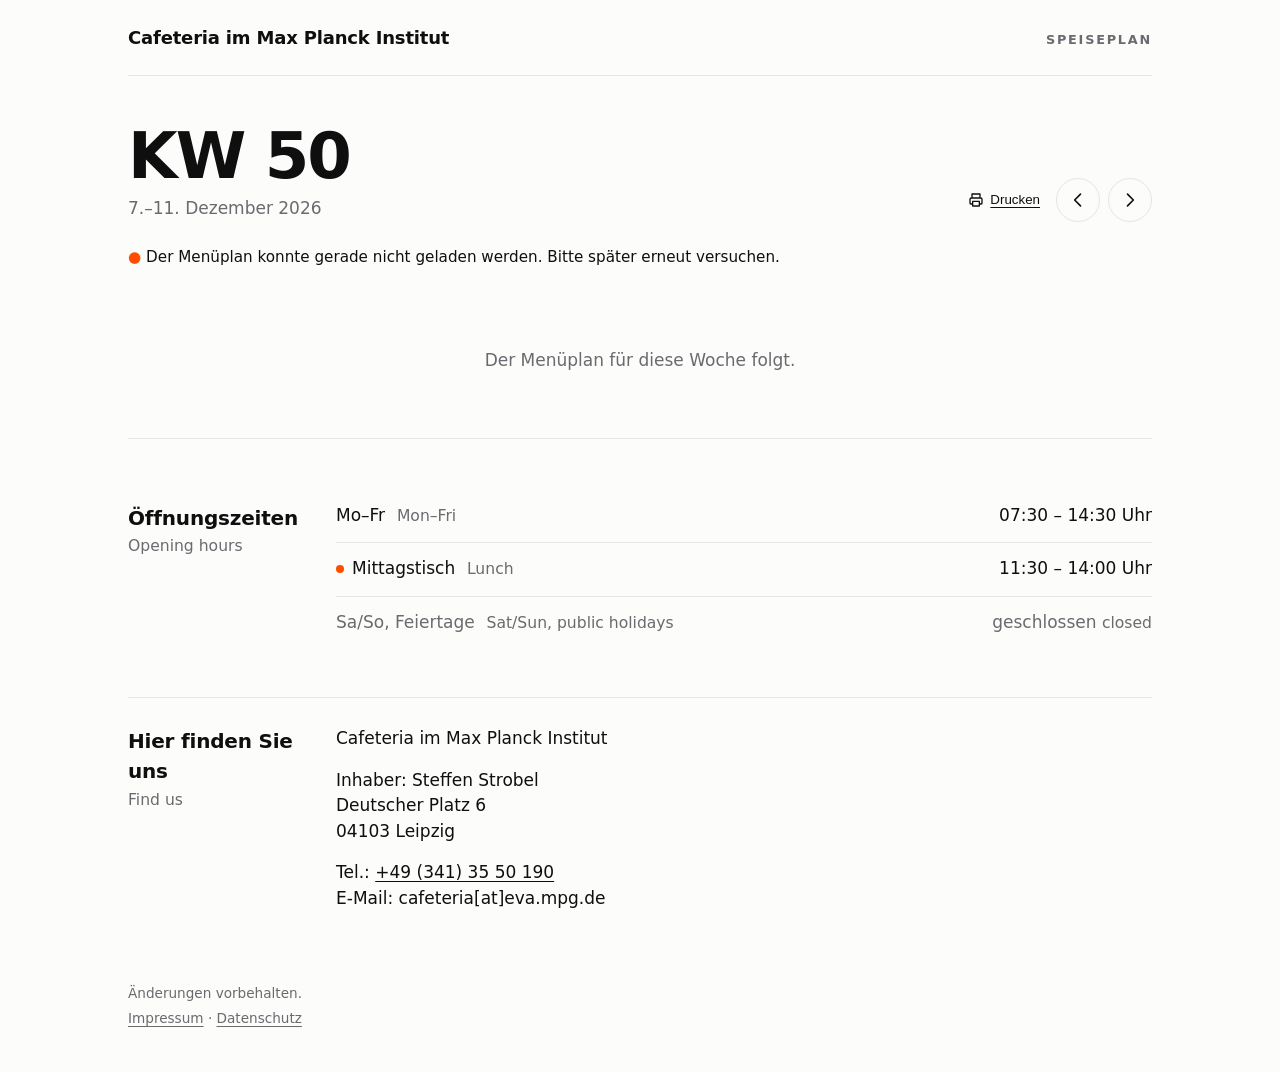
<file: site/index.html>
<!doctype html>
<html lang="de">
<head>
  <meta charset="utf-8">
  <meta name="viewport" content="width=device-width, initial-scale=1">
  <meta name="color-scheme" content="light dark">
  <meta http-equiv="Content-Security-Policy" content="default-src 'none'; script-src 'self'; style-src 'self'; img-src 'self' data:; connect-src 'self' https://docs.google.com https://*.googleusercontent.com; base-uri 'none'; form-action 'none'">
  <title>Cafeteria im Max Planck Institut – Speiseplan</title>
  <meta name="description" content="Der Speiseplan der Woche – Montag bis Freitag.">
  <meta name="theme-color" content="#fcfcfb">
  <link rel="icon" href="data:image/svg+xml,%3Csvg xmlns='http://www.w3.org/2000/svg' viewBox='0 0 100 100'%3E%3Ccircle cx='50' cy='50' r='34' fill='%23ff4d00'/%3E%3C/svg%3E">
  <link rel="stylesheet" href="style.css">
  <script src="app.js" defer></script>
</head>
<body>
  <!-- Layout-Tabelle: nur im Druck eine Tabelle. Ihr leerer Kopf/Fuß wird vom Browser auf jeder Seite wiederholt und ergibt so den Seitenrand. Am Bildschirm verhält sie sich wie normale Blöcke. -->
  <table class="sheet" role="presentation">
    <thead class="sheet-head" aria-hidden="true"><tr><td></td></tr></thead>
    <tbody role="presentation"><tr role="presentation"><td role="presentation">
  <!-- Nur im Druck: Kopf des Aushangs/PDFs -->
  <div class="print-head" aria-hidden="true">
    <img class="print-logo" src="minze.jpg" alt="" width="82" height="65">
    <div>
      <p class="print-name">Cafeteria im Max Planck Institut</p>
      <p class="print-title" id="printtitle">Speiseplan</p>
      <p class="print-lunch">Mittagstisch von 11:30 bis 14:00 Uhr</p>
    </div>
  </div>

  <header class="wrap top">
    <h1 class="brand" id="title">Cafeteria im Max Planck Institut</h1>
    <span class="tag">Speiseplan</span>
  </header>

  <main class="wrap">
    <nav class="weeknav" id="weeknav" aria-label="Woche wählen">
      <div class="weekinfo">
        <h2 id="weektitle">Kalenderwoche</h2>
        <p id="weekrange"></p>
      </div>
      <div class="weekctl">
        <button type="button" class="linkbtn" id="today" hidden>Aktuelle Woche</button>
        <button type="button" class="linkbtn printbtn" id="print">
          <svg viewBox="0 0 24 24" width="16" height="16" aria-hidden="true"><path d="M6 9V3h12v6M6 18H4a1 1 0 0 1-1-1v-6a2 2 0 0 1 2-2h14a2 2 0 0 1 2 2v6a1 1 0 0 1-1 1h-2M7 14h10v7H7z" fill="none" stroke="currentColor" stroke-width="2" stroke-linecap="round" stroke-linejoin="round"/></svg>
          Drucken
        </button>
        <button type="button" class="navbtn" id="prev" aria-label="Vorherige Woche">
          <svg viewBox="0 0 24 24" width="20" height="20" aria-hidden="true"><path d="M15 5l-7 7 7 7" fill="none" stroke="currentColor" stroke-width="2" stroke-linecap="round" stroke-linejoin="round"/></svg>
        </button>
        <button type="button" class="navbtn" id="next" aria-label="Nächste Woche">
          <svg viewBox="0 0 24 24" width="20" height="20" aria-hidden="true"><path d="M9 5l7 7-7 7" fill="none" stroke="currentColor" stroke-width="2" stroke-linecap="round" stroke-linejoin="round"/></svg>
        </button>
      </div>
    </nav>

    <!-- Tagesansicht (#tag/yyyy-mm-dd): zurück zur Woche und drucken -->
    <nav class="daynav" id="daynav" aria-label="Tagesansicht" hidden>
      <a class="linkbtn backlink" id="backweek" href="./">← Zurück zur Woche</a>
      <button type="button" class="linkbtn printbtn" id="printday">
        <svg viewBox="0 0 24 24" width="16" height="16" aria-hidden="true"><path d="M6 9V3h12v6M6 18H4a1 1 0 0 1-1-1v-6a2 2 0 0 1 2-2h14a2 2 0 0 1 2 2v6a1 1 0 0 1-1 1h-2M7 14h10v7H7z" fill="none" stroke="currentColor" stroke-width="2" stroke-linecap="round" stroke-linejoin="round"/></svg>
        Tag drucken
      </button>
    </nav>

    <p id="status" class="status" role="status">Menüplan wird geladen …</p>
    <section id="days" class="days" aria-label="Speiseplan der Woche"></section>
    <!-- Tagesansicht: wird gefüllt, wenn #tag/yyyy-mm-dd in der Adresse steht (Bildschirm und Druck) -->
    <section id="dayprint" class="dayprint" aria-label="Tagesmenü"></section>

    <section id="legend" class="legend" aria-labelledby="legend-title" hidden>
      <h2 id="legend-title" class="legend-title">
        Allergene
        <span class="en" lang="en">Allergens</span>
      </h2>
      <ul id="legend-list" class="legend-list"></ul>
    </section>

    <section id="legend-additives" class="legend" aria-labelledby="legend-additives-title" hidden>
      <h2 id="legend-additives-title" class="legend-title">
        Zusatzstoffe
        <span class="en" lang="en">Additives</span>
      </h2>
      <ul id="legend-additives-list" class="legend-list"></ul>
    </section>

    <!-- Nur im Druck: Kontakt statt der ausführlichen Abschnitte -->
    <p class="print-note">
      Cafeteria im Max Planck Institut · Deutscher Platz 6, 04103 Leipzig · Tel. +49 (341) 35 50 190 ·
      cafeteria[at]eva.mpg.de · Änderungen vorbehalten.
    </p>

    <section class="hours" aria-labelledby="hours-title">
      <h2 id="hours-title" class="hours-title">
        Öffnungszeiten
        <span class="en" lang="en">Opening hours</span>
      </h2>
      <dl class="hours-list">
        <div class="hours-row">
          <dt>Mo–Fr <span class="en" lang="en">Mon–Fri</span></dt>
          <dd>07:30 – 14:30 Uhr</dd>
        </div>
        <div class="hours-row is-lunch">
          <dt>Mittagstisch <span class="en" lang="en">Lunch</span></dt>
          <dd>11:30 – 14:00 Uhr</dd>
        </div>
        <div class="hours-row is-closed">
          <dt>Sa/So, Feiertage <span class="en" lang="en">Sat/Sun, public holidays</span></dt>
          <dd>geschlossen <span class="en" lang="en">closed</span></dd>
        </div>
      </dl>
    </section>

    <section class="hours contact" aria-labelledby="contact-title">
      <h2 id="contact-title" class="hours-title">
        Hier finden Sie uns
        <span class="en" lang="en">Find us</span>
      </h2>
      <address class="contact-body">
        <p class="contact-name">Cafeteria im Max Planck Institut</p>
        <p>
          Inhaber: Steffen Strobel<br>
          Deutscher Platz 6<br>
          04103 Leipzig
        </p>
        <p>
          Tel.: <a href="tel:+493413550190">+49 (341) 35 50 190</a><br>
          E-Mail: cafeteria[at]eva.mpg.de
        </p>
      </address>
    </section>
  </main>

  <footer class="wrap footer">
    <p>Änderungen vorbehalten.</p>
    <p><a href="impressum.html">Impressum</a> · <a href="datenschutz.html">Datenschutz</a></p>
    <noscript><p>Für den Speiseplan wird JavaScript benötigt.</p></noscript>
  </footer>

    </td></tr></tbody>
    <tfoot class="sheet-foot" aria-hidden="true"><tr><td></td></tr></tfoot>
  </table>
</body>
</html>
</file>
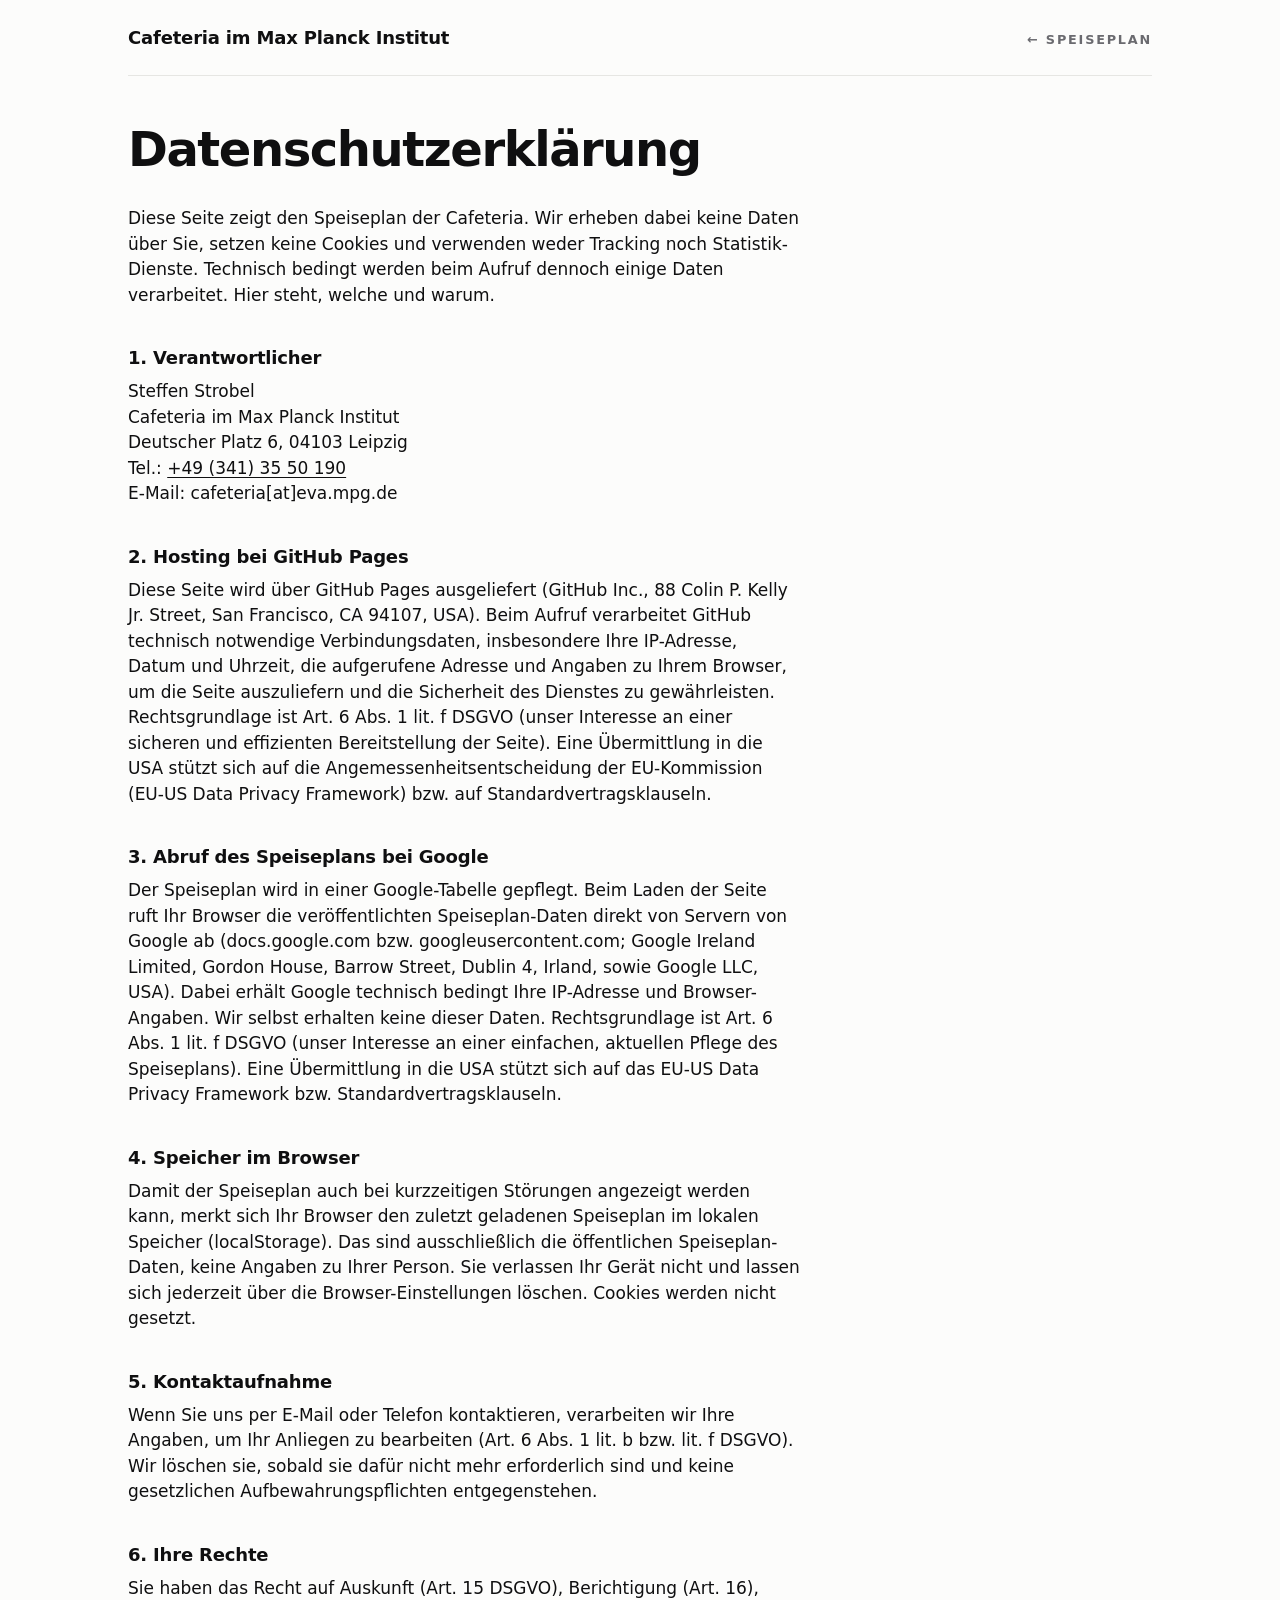
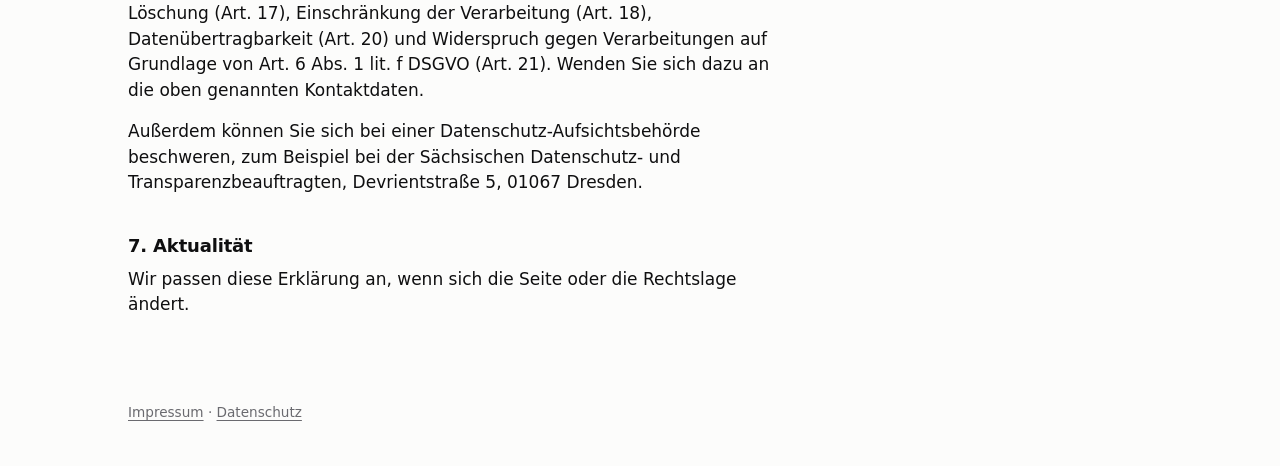
<file: site/datenschutz.html>
<!doctype html>
<html lang="de">
<head>
  <meta charset="utf-8">
  <meta name="viewport" content="width=device-width, initial-scale=1">
  <meta name="color-scheme" content="light dark">
  <meta http-equiv="Content-Security-Policy" content="default-src 'none'; style-src 'self'; img-src 'self' data:; base-uri 'none'; form-action 'none'">
  <title>Datenschutz – Cafeteria im Max Planck Institut</title>
  <meta name="theme-color" content="#fcfcfb">
  <link rel="icon" href="data:image/svg+xml,%3Csvg xmlns='http://www.w3.org/2000/svg' viewBox='0 0 100 100'%3E%3Ccircle cx='50' cy='50' r='34' fill='%23ff4d00'/%3E%3C/svg%3E">
  <link rel="stylesheet" href="style.css">
</head>
<body>
  <header class="wrap top">
    <a class="brand" href="./">Cafeteria im Max Planck Institut</a>
    <a class="tag" href="./">← Speiseplan</a>
  </header>

  <main class="wrap legal">
    <h1>Datenschutzerklärung</h1>

    <p>Diese Seite zeigt den Speiseplan der Cafeteria. Wir erheben dabei keine Daten über Sie, setzen keine Cookies und
      verwenden weder Tracking noch Statistik-Dienste. Technisch bedingt werden beim Aufruf dennoch einige Daten
      verarbeitet. Hier steht, welche und warum.</p>

    <h2>1. Verantwortlicher</h2>
    <p>
      Steffen Strobel<br>
      Cafeteria im Max Planck Institut<br>
      Deutscher Platz 6, 04103 Leipzig<br>
      Tel.: <a href="tel:+493413550190">+49 (341) 35 50 190</a><br>
      E-Mail: cafeteria[at]eva.mpg.de
    </p>

    <h2>2. Hosting bei GitHub Pages</h2>
    <p>Diese Seite wird über GitHub Pages ausgeliefert (GitHub Inc., 88 Colin P. Kelly Jr. Street, San Francisco, CA 94107, USA).
      Beim Aufruf verarbeitet GitHub technisch notwendige Verbindungsdaten, insbesondere Ihre IP-Adresse, Datum und Uhrzeit,
      die aufgerufene Adresse und Angaben zu Ihrem Browser, um die Seite auszuliefern und die Sicherheit des Dienstes zu gewährleisten.
      Rechtsgrundlage ist Art. 6 Abs. 1 lit. f DSGVO (unser Interesse an einer sicheren und effizienten Bereitstellung der Seite).
      Eine Übermittlung in die USA stützt sich auf die Angemessenheitsentscheidung der EU-Kommission (EU-US Data Privacy Framework)
      bzw. auf Standardvertragsklauseln.</p>

    <h2>3. Abruf des Speiseplans bei Google</h2>
    <p>Der Speiseplan wird in einer Google-Tabelle gepflegt. Beim Laden der Seite ruft Ihr Browser die veröffentlichten
      Speiseplan-Daten direkt von Servern von Google ab (docs.google.com bzw. googleusercontent.com; Google Ireland Limited, Gordon House,
      Barrow Street, Dublin 4, Irland, sowie Google LLC, USA). Dabei erhält Google technisch bedingt Ihre IP-Adresse und
      Browser-Angaben. Wir selbst erhalten keine dieser Daten. Rechtsgrundlage ist Art. 6 Abs. 1 lit. f DSGVO
      (unser Interesse an einer einfachen, aktuellen Pflege des Speiseplans). Eine Übermittlung in die USA stützt sich auf das
      EU-US Data Privacy Framework bzw. Standardvertragsklauseln.</p>

    <h2>4. Speicher im Browser</h2>
    <p>Damit der Speiseplan auch bei kurzzeitigen Störungen angezeigt werden kann, merkt sich Ihr Browser den zuletzt geladenen
      Speiseplan im lokalen Speicher (localStorage). Das sind ausschließlich die öffentlichen Speiseplan-Daten, keine Angaben zu Ihrer
      Person. Sie verlassen Ihr Gerät nicht und lassen sich jederzeit über die Browser-Einstellungen löschen.
      Cookies werden nicht gesetzt.</p>

    <h2>5. Kontaktaufnahme</h2>
    <p>Wenn Sie uns per E-Mail oder Telefon kontaktieren, verarbeiten wir Ihre Angaben, um Ihr Anliegen zu bearbeiten
      (Art. 6 Abs. 1 lit. b bzw. lit. f DSGVO). Wir löschen sie, sobald sie dafür nicht mehr erforderlich sind
      und keine gesetzlichen Aufbewahrungspflichten entgegenstehen.</p>

    <h2>6. Ihre Rechte</h2>
    <p>Sie haben das Recht auf Auskunft (Art. 15 DSGVO), Berichtigung (Art. 16), Löschung (Art. 17), Einschränkung der Verarbeitung (Art. 18),
      Datenübertragbarkeit (Art. 20) und Widerspruch gegen Verarbeitungen auf Grundlage von Art. 6 Abs. 1 lit. f DSGVO (Art. 21).
      Wenden Sie sich dazu an die oben genannten Kontaktdaten.</p>
    <p>Außerdem können Sie sich bei einer Datenschutz-Aufsichtsbehörde beschweren, zum Beispiel bei der
      Sächsischen Datenschutz- und Transparenzbeauftragten, Devrientstraße 5, 01067 Dresden.</p>

    <h2>7. Aktualität</h2>
    <p>Wir passen diese Erklärung an, wenn sich die Seite oder die Rechtslage ändert.</p>
  </main>

  <footer class="wrap footer">
    <p><a href="impressum.html">Impressum</a> · <a href="datenschutz.html">Datenschutz</a></p>
  </footer>
</body>
</html>
</file>
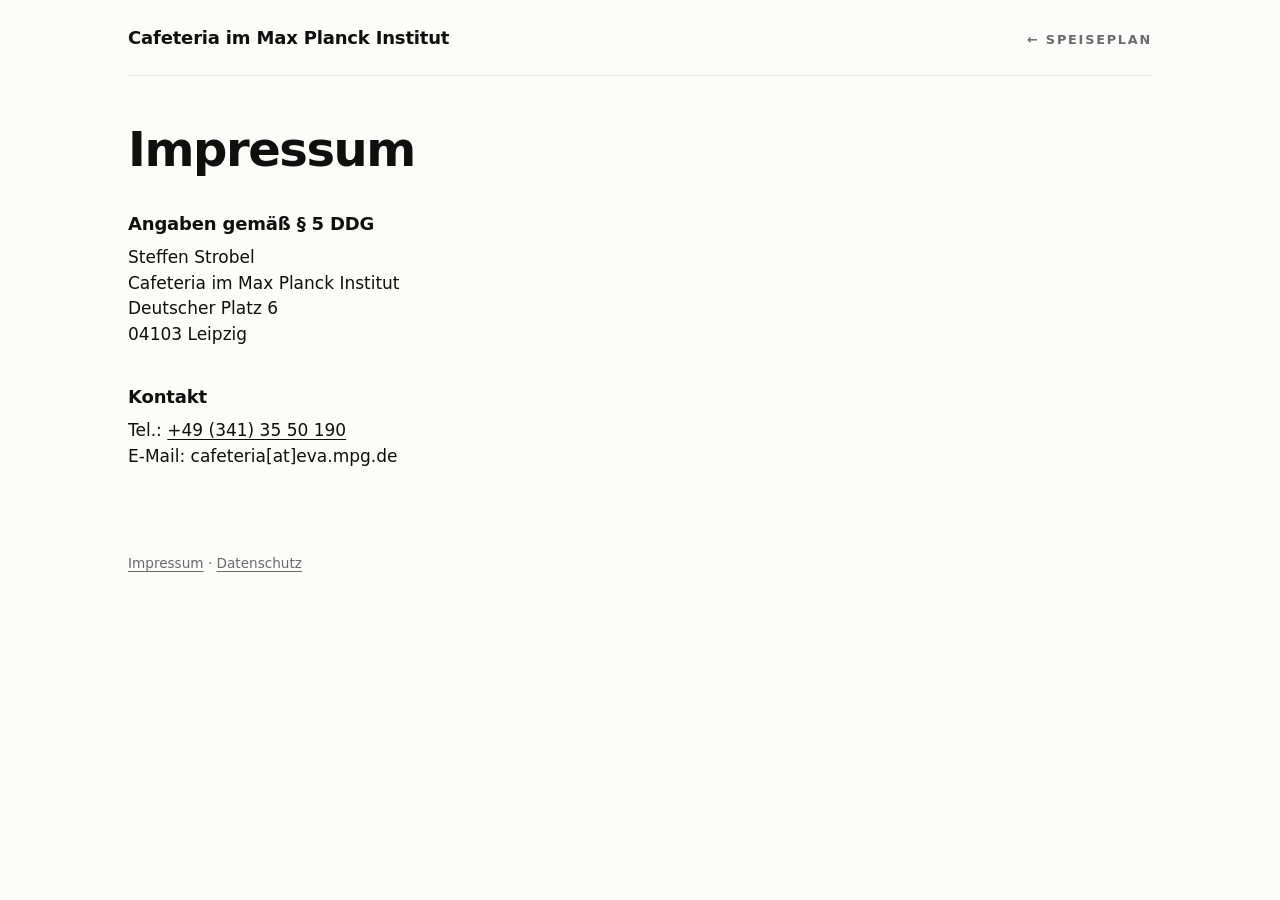
<file: site/impressum.html>
<!doctype html>
<html lang="de">
<head>
  <meta charset="utf-8">
  <meta name="viewport" content="width=device-width, initial-scale=1">
  <meta name="color-scheme" content="light dark">
  <meta http-equiv="Content-Security-Policy" content="default-src 'none'; style-src 'self'; img-src 'self' data:; base-uri 'none'; form-action 'none'">
  <title>Impressum – Cafeteria im Max Planck Institut</title>
  <meta name="theme-color" content="#fcfcfb">
  <link rel="icon" href="data:image/svg+xml,%3Csvg xmlns='http://www.w3.org/2000/svg' viewBox='0 0 100 100'%3E%3Ccircle cx='50' cy='50' r='34' fill='%23ff4d00'/%3E%3C/svg%3E">
  <link rel="stylesheet" href="style.css">
</head>
<body>
  <header class="wrap top">
    <a class="brand" href="./">Cafeteria im Max Planck Institut</a>
    <a class="tag" href="./">← Speiseplan</a>
  </header>

  <main class="wrap legal">
    <h1>Impressum</h1>

    <h2>Angaben gemäß § 5 DDG</h2>
    <p>
      Steffen Strobel<br>
      Cafeteria im Max Planck Institut<br>
      Deutscher Platz 6<br>
      04103 Leipzig
    </p>

    <h2>Kontakt</h2>
    <p>
      Tel.: <a href="tel:+493413550190">+49 (341) 35 50 190</a><br>
      E-Mail: cafeteria[at]eva.mpg.de
    </p>
  </main>

  <footer class="wrap footer">
    <p><a href="impressum.html">Impressum</a> · <a href="datenschutz.html">Datenschutz</a></p>
  </footer>
</body>
</html>
</file>
<file: site/style.css>
:root {
  --bg: #fcfcfb;
  --ink: #0f0f10;
  --muted: #6a6a6f;
  --line: #e6e6e3;
  --accent: #ff4d00; /* einzige Akzentfarbe: nur für Markierungen, nie für Fließtext */

  /* Kennzeichnungen: dezent getönt, Text und Fläche jeweils mit ausreichend Kontrast */
  --vegan-fg: #17562f;       --vegan-bg: #d7eddd;       --vegan-line: #b4d9bf;
  --veg-fg: #2a6b40;         --veg-bg: #eef7f0;         --veg-line: #b5d9c0;
  --gluten-fg: #7a4a21;      --gluten-bg: #f4ebe1;      --gluten-line: #e0cdb8;
}

@media (prefers-color-scheme: dark) {
  :root {
    --bg: #0e0e0f;
    --ink: #f4f4f2;
    --muted: #a0a0a6;
    --line: #2a2a2d;

    --vegan-fg: #8fd3a3;     --vegan-bg: #17301f;     --vegan-line: #285238;
    --veg-fg: #86c79a;       --veg-bg: #131f17;       --veg-line: #2b4a37;
    --gluten-fg: #d9ad82;    --gluten-bg: #2c2118;    --gluten-line: #4d3a27;
  }
}

* { box-sizing: border-box; }

html { -webkit-text-size-adjust: 100%; }

body {
  margin: 0;
  background: var(--bg);
  color: var(--ink);
  font: 400 1.0625rem/1.5 system-ui, "Segoe UI Variable", "Segoe UI", -apple-system, Roboto, sans-serif;
  -webkit-font-smoothing: antialiased;
}

.wrap {
  width: min(64rem, 100% - 3rem);
  margin-inline: auto;
}

/* ---------- Kopf ---------- */

.top {
  display: flex;
  align-items: baseline;
  flex-wrap: wrap;
  justify-content: space-between;
  gap: 0.25rem 1rem;
  padding: 1.5rem 0;
  border-bottom: 1px solid var(--line);
}

.brand {
  margin: 0;
  font-size: 1.125rem;
  font-weight: 700;
  letter-spacing: -0.01em;
}

.tag {
  color: var(--muted);
  font-size: 0.8rem;
  font-weight: 600;
  letter-spacing: 0.14em;
  text-transform: uppercase;
}

/* ---------- Wochennavigation ---------- */

.weeknav {
  display: flex;
  align-items: flex-end;
  justify-content: space-between;
  gap: 1.5rem;
  padding: 3rem 0 1.5rem;
}

.weekinfo h2 {
  margin: 0;
  font-size: clamp(2.5rem, 8vw, 4rem);
  line-height: 1;
  font-weight: 700;
  letter-spacing: -0.03em;
}

.weekinfo p {
  margin: 0.5rem 0 0;
  color: var(--muted);
}

.weekctl {
  display: flex;
  align-items: center;
  gap: 0.5rem;
}

.navbtn {
  display: grid;
  place-items: center;
  width: 2.75rem;
  height: 2.75rem;
  border: 1px solid var(--line);
  border-radius: 50%;
  background: none;
  color: var(--ink);
  cursor: pointer;
  transition: background-color 0.15s ease, color 0.15s ease, border-color 0.15s ease;
}

.navbtn:hover {
  background: var(--ink);
  border-color: var(--ink);
  color: var(--bg);
}

.linkbtn {
  padding: 0.25rem 0.5rem;
  border: 0;
  background: none;
  color: var(--ink);
  font: 600 0.9rem/1.4 inherit;
  text-decoration: underline;
  text-underline-offset: 0.25em;
  cursor: pointer;
}

.linkbtn { white-space: nowrap; }
.linkbtn[hidden] { display: none; }

button:focus-visible {
  outline: 2px solid var(--ink);
  outline-offset: 3px;
}

/* ---------- Status ---------- */

.status {
  margin: 0 0 1rem;
  color: var(--muted);
  font-size: 0.95rem;
}

.status:empty { display: none; }
.status.is-warn { color: var(--ink); }
.status.is-warn::before { content: "● "; color: var(--accent); }

/* ---------- Tage ---------- */

.days {
  margin: 0;
  border-bottom: 1px solid var(--line);
}

.day {
  display: grid;
  grid-template-columns: 11rem 1fr;
  gap: 0.75rem 2rem;
  padding: 1.75rem 0;
  border-top: 1px solid var(--line);
}

.day-head {
  display: flex;
  flex-direction: column;
  align-items: flex-start;
  gap: 0.15rem;
}

.day-name {
  display: flex;
  align-items: center;
  gap: 0.6rem;
  margin: 0;
  font-size: 1.25rem;
  font-weight: 650;
  letter-spacing: -0.01em;
}

.day-date {
  color: var(--muted);
  font-variant-numeric: tabular-nums;
}

.day.is-today .day-name::before {
  content: "";
  width: 0.6rem;
  height: 0.6rem;
  border-radius: 50%;
  background: var(--accent);
}

.badge {
  margin-top: 0.25rem;
  font-size: 0.7rem;
  font-weight: 700;
  letter-spacing: 0.14em;
  text-transform: uppercase;
}

.dishes {
  display: grid;
  gap: 1.5rem;
  margin: 0;
  padding: 0;
  list-style: none;
}

.dish {
  display: grid;
  grid-template-columns: minmax(0, 1fr);
  column-gap: 1rem;
  row-gap: 0.2rem;
  align-items: start;
}

.dish-text, .price { grid-row: 2; }

/* Zeile 1: "SUPPE  Vegan" – Position und Kennzeichnung */
.dish-meta {
  grid-column: 1 / -1;
  display: flex;
  flex-wrap: wrap;
  align-items: center;
  gap: 0.25rem 0.6rem;
}

.dish-pos {
  color: var(--muted);
  font-size: 0.7rem;
  font-weight: 700;
  letter-spacing: 0.14em;
  text-transform: uppercase;
}

.pill {
  padding: 0 0.55rem;
  border: 1px solid var(--muted);
  border-radius: 999px;
  color: var(--muted);
  font-size: 0.7rem;
  font-weight: 600;
  letter-spacing: 0.02em;
  line-height: 1.55;
  white-space: nowrap;
}

/* Vegan kräftiger, vegetarisch heller (beide grün), glutenfrei braun */
.pill.is-vegan { color: var(--vegan-fg); background: var(--vegan-bg); border-color: var(--vegan-line); }
.pill.is-vegetarisch { color: var(--veg-fg); background: var(--veg-bg); border-color: var(--veg-line); }
.pill.is-glutenfrei { color: var(--gluten-fg); background: var(--gluten-bg); border-color: var(--gluten-line); }

/* Allergene: klein und hochgestellt direkt am Namen */
.allergens {
  margin-left: 0.2em;
  color: var(--muted);
  font-size: 0.7em;
  font-weight: 600;
  letter-spacing: 0.04em;
  line-height: 0;
  cursor: help;
}

.sr-only {
  position: absolute;
  width: 1px;
  height: 1px;
  margin: -1px;
  overflow: hidden;
  clip: rect(0 0 0 0);
  white-space: nowrap;
}

.dishes[data-prices="1"] .dish { grid-template-columns: minmax(0, 1fr) 5rem; }
.dishes[data-prices="2"] .dish { grid-template-columns: minmax(0, 1fr) 5rem 5rem; }
.dishes[data-prices="2"] .price.is-single { grid-column: 3; }

.price {
  display: flex;
  flex-direction: column;
  align-items: flex-end;
  font-variant-numeric: tabular-nums;
  white-space: nowrap;
}

.price-value {
  font-size: 1.1875rem;
  font-weight: 500;
  line-height: 1.35;
}

.price-label {
  color: var(--muted);
  font-size: 0.75rem;
  letter-spacing: 0.04em;
  line-height: 1.4;
}

.dish-de,
.dish-en { display: block; }

.dish-de {
  font-size: 1.1875rem;
  font-weight: 500;
  line-height: 1.35;
}

.dish-en {
  color: var(--muted);
  font-size: 0.975rem;
  line-height: 1.4;
}

/* geschlossen (Feiertag, Betriebsferien …) */

.day.is-closed .day-name { color: var(--muted); }

.closed-label {
  margin: 0;
  color: var(--muted);
  font-size: 0.7rem;
  font-weight: 700;
  letter-spacing: 0.14em;
  text-transform: uppercase;
}

.closed-note {
  margin: 0.15rem 0 0;
  color: var(--muted);
}

.closed-note .dish-de { font-weight: 500; }

.pending {
  margin: 0;
  color: var(--muted);
}

.empty {
  margin: 0;
  padding: 4rem 0;
  color: var(--muted);
  text-align: center;
}

/* ---------- Legende (Allergene) ---------- */

.legend {
  display: grid;
  grid-template-columns: 11rem 1fr;
  gap: 0.75rem 2rem;
  margin: 0;
  padding: 1.25rem 0 0;
  color: var(--muted);
  font-size: 0.85rem;
}

.legend[hidden] { display: none; }

.legend + .legend { padding-top: 0.5rem; }

.legend-title {
  margin: 0;
  color: var(--ink);
  font-size: 0.85rem;
  font-weight: 650;
}

.legend-title .en { margin-left: 0.4rem; color: var(--muted); font-weight: 400; }

.legend-list {
  display: flex;
  flex-wrap: wrap;
  gap: 0.25rem 1.25rem;
  margin: 0;
  padding: 0;
  list-style: none;
}

.legend-key {
  display: inline-block;
  min-width: 1em;
  margin-right: 0.35em;
  color: var(--ink);
}

.legend-item .en::before { content: "· "; }

/* ---------- Öffnungszeiten ---------- */

.hours {
  display: grid;
  grid-template-columns: 11rem 1fr;
  gap: 0.75rem 2rem;
  margin: 4rem 0 0;
  padding: 0 0 0.5rem;
}

.hours-title {
  margin: 0;
  font-size: 1.25rem;
  font-weight: 650;
  letter-spacing: -0.01em;
}

.hours-title .en {
  display: block;
  margin-top: 0.15rem;
  font-size: 0.975rem;
  font-weight: 400;
  letter-spacing: 0;
}

.hours-list { margin: 0; }

.hours-row {
  display: grid;
  grid-template-columns: minmax(0, 1fr) auto;
  align-items: baseline;
  gap: 0.25rem 1.5rem;
  padding: 0.85rem 0;
  border-top: 1px solid var(--line);
}

.hours-row:first-child { border-top: 0; padding-top: 0; }

.hours-row dt { font-weight: 500; }

.hours-row dd {
  margin: 0;
  font-variant-numeric: tabular-nums;
  text-align: right;
}

.hours .en {
  color: var(--muted);
  font-size: 0.975rem;
  font-weight: 400;
}

.hours-row dt .en { margin-left: 0.4rem; }

.hours-row.is-lunch dt::before {
  content: "";
  display: inline-block;
  width: 0.5rem;
  height: 0.5rem;
  margin-right: 0.5rem;
  border-radius: 50%;
  background: var(--accent);
  vertical-align: 0.1em;
}

.hours-row.is-closed dt,
.hours-row.is-closed dd { color: var(--muted); }

.hours + .hours { margin-top: 2.5rem; padding-top: 1.75rem; border-top: 1px solid var(--line); }
.contact { margin-bottom: 4rem; }

.contact-body { font-style: normal; }
.contact-body p { margin: 0 0 1rem; }
.contact-body p:last-child { margin-bottom: 0; }
.contact-name { font-weight: 500; }
.contact-body a { color: var(--ink); text-underline-offset: 0.2em; }

.footer {
  padding-bottom: 2.5rem;
  color: var(--muted);
  font-size: 0.85rem;
}

.footer p { margin: 0.25rem 0; }
.footer a { color: inherit; text-underline-offset: 0.2em; }
.footer a:hover { color: var(--ink); }

/* ---------- Impressum / Datenschutz ---------- */

a.brand, a.tag { text-decoration: none; color: inherit; }
a.tag { color: var(--muted); }
a.tag:hover { color: var(--ink); }

.legal {
  padding: 3rem 0 4rem;
}

.legal > * { max-width: 42rem; }

.legal h1 {
  margin: 0 0 2rem;
  font-size: clamp(2rem, 6vw, 3rem);
  line-height: 1.05;
  letter-spacing: -0.03em;
}

.legal h2 {
  margin: 2.25rem 0 0.5rem;
  font-size: 1.125rem;
  font-weight: 650;
  letter-spacing: -0.01em;
}

.legal p { margin: 0 0 1rem; }
.legal a { color: var(--ink); text-underline-offset: 0.2em; }

@media (max-width: 40rem) {
  .wrap { width: min(64rem, 100% - 2rem); }
  .weeknav { padding-top: 2rem; }
  .day { grid-template-columns: 1fr; gap: 0.75rem; padding: 1.5rem 0; }
  .day-head { flex-direction: row; align-items: baseline; flex-wrap: wrap; gap: 0.25rem 0.75rem; }
  .badge { margin-top: 0; }
  .dishes[data-prices="1"] .dish { grid-template-columns: minmax(0, 1fr) 4.25rem; column-gap: 0.75rem; }
  .dishes[data-prices="2"] .dish { grid-template-columns: minmax(0, 1fr) 4.25rem 4.25rem; column-gap: 0.75rem; }
  .price-value { font-size: 1.0625rem; }
  .hours { grid-template-columns: 1fr; gap: 1rem; margin-top: 3rem; }
  .hours + .hours { margin-top: 2rem; }
  .legend { grid-template-columns: 1fr; gap: 0.5rem; }
  .hours-title .en { display: inline; margin: 0 0 0 0.5rem; }
}

@media (prefers-reduced-motion: reduce) {
  .navbtn { transition: none; }
}

/* ---------- Druck (Aushang) ---------- */

/* Auf dem Bildschirm sind die Druck-Elemente unsichtbar; die Layout-Tabelle (.sheet) verhält sich wie normale Blöcke */
.sheet, .sheet > tbody, .sheet > tbody > tr, .sheet > tbody > tr > td { display: block; padding: 0; border: 0; }
.sheet-head, .sheet-foot, .print-head, .print-note { display: none; }

.printbtn { display: inline-flex; align-items: center; gap: 0.4rem; }

/* ---------- Tagesansicht (#tag/yyyy-mm-dd), am Bildschirm wie im Druck ---------- */

/* Datum in der Wochenansicht als Link */
a.day-date { color: var(--muted); text-decoration: underline; text-decoration-color: var(--line); text-underline-offset: 0.25em; }
a.day-date:hover { color: var(--ink); text-decoration-color: currentColor; }

.weeknav[hidden], .daynav[hidden], .printbtn[hidden] { display: none; }
.dayprint { display: none; }
body.day-view .dayprint { display: block; }
body.day-view .days { display: none; }

.daynav {
  display: flex;
  align-items: center;
  justify-content: space-between;
  gap: 1rem;
  padding: 2rem 0 0;
}
a.linkbtn { display: inline-block; font-size: 0.8333rem; } /* gleiche Größe wie die Knöpfe daneben */
.backlink { margin-left: -0.5rem; }

.dp { padding-bottom: 1.5rem; border-bottom: 1px solid var(--line); }
.dp-head { display: flex; flex-wrap: wrap; align-items: baseline; gap: 0.25rem 1rem; margin: 1.5rem 0 1.5rem; }
.dp-day { margin: 0; font-size: clamp(2.5rem, 8vw, 4rem); font-weight: 700; letter-spacing: -0.03em; line-height: 1; }
.dp-date { margin: 0; color: var(--muted); font-size: 1.25rem; }

/* Gerichte wie in der Wochenkarte; Salat und Dessert durch eine Linie abgesetzt */
.dp .dishes { gap: 1.75rem; }
.dp .dish.is-extra { grid-template-rows: auto; }
.dp .dish.is-extra .dish-text, .dp .dish.is-extra .price { grid-row: 1; }
.dp .dish.is-extra-first { padding-top: 1.75rem; border-top: 1px solid var(--line); }
.dp .dishes[data-prices="1"] .dish { grid-template-columns: minmax(0, 1fr) 6rem; }
.dp .dishes[data-prices="2"] .dish { grid-template-columns: minmax(0, 1fr) 6rem 6rem; }

/* interner Preis klein unter dem (externen) Preis */
.price-intern {
  color: var(--muted);
  font-size: 0.85rem;
  line-height: 1.35;
}
.dp .pending { padding: 1rem 0 2rem; }

@media (max-width: 40rem) {
  .dp .dishes[data-prices="1"] .dish { grid-template-columns: minmax(0, 1fr) 4.75rem; column-gap: 0.75rem; }
  .dp .dishes[data-prices="2"] .dish { grid-template-columns: minmax(0, 1fr) 4.75rem 4.75rem; column-gap: 0.75rem; }
  .price-intern { font-size: 0.75rem; }
}

/* "Drucken" -> PDF: A4 hochkant. @page ohne Rand, damit der Browser keine eigene Kopf-/Fußzeile (Datum, URL) druckt;
   die Ränder entstehen über body und die wiederholten Tabellen-Kopf/Fuß-Gruppen (.sheet-head/.sheet-foot). */
@page { size: A4; margin: 0; }

@media print {
  :root {
    --bg: #fff; --ink: #000; --muted: #4a4a4f; --line: #c4c4c4;
    --vegan-fg: #17562f;  --vegan-bg: #d7eddd;  --vegan-line: #9fcdac;
    --veg-fg: #2a6b40;    --veg-bg: #eef7f0;    --veg-line: #a5d0b2;
    --gluten-fg: #7a4a21; --gluten-bg: #f4ebe1; --gluten-line: #d6c0a8;
  }

  * { -webkit-print-color-adjust: exact; print-color-adjust: exact; }

  html { font-size: 10pt; }

  body {
    margin: 0;
    padding: 0 14mm;                /* oben/unten kommt der Rand aus der wiederholten Tabellen-Kopf-/Fußzeile */
    background: #fff;
    font-size: 10pt;
    line-height: 1.3;
  }

  /* Echte Tabelle im Druck: Chrome wiederholt nur <thead>/<tfoot>, daher der Seitenrand (12 mm) auf jeder Seite */
  .sheet { display: table; width: 100%; border-collapse: collapse; }
  .sheet > thead { display: table-header-group; }
  .sheet > tbody { display: table-row-group; }
  .sheet > tfoot { display: table-footer-group; }
  .sheet > tbody > tr { display: table-row; }
  .sheet > tbody > tr > td { display: table-cell; }
  .sheet > thead > tr, .sheet > tfoot > tr { display: table-row; }
  .sheet > thead > tr > td, .sheet > tfoot > tr > td { display: table-cell; height: 12mm; padding: 0; }

  /* nicht drucken */
  .top, .weeknav, .status, .hours, .footer, .badge,
  .navbtn, .linkbtn { display: none !important; }
  .day.is-today .day-name::before { display: none; }

  .wrap { width: auto; margin: 0; }

  /* Kopf: Logo links, Titel daneben */
  .print-head {
    display: flex;
    align-items: center;
    gap: 5mm;
    margin-bottom: 1mm;
    padding-bottom: 4mm;
    border-bottom: 1.5pt solid #000;
  }
  .print-head p { margin: 0; }
  .print-logo { width: 20mm; height: auto; }
  .print-name { color: var(--muted); font-size: 8pt; font-weight: 700; letter-spacing: 0.14em; text-transform: uppercase; }
  .print-title { font-size: 18pt; font-weight: 700; letter-spacing: -0.01em; line-height: 1.15; }
  .print-lunch { margin-top: 1mm; font-size: 10pt; }

  /* Tage */
  .days { border-bottom: 0; }
  .day {
    grid-template-columns: 24mm 1fr;
    gap: 0 4mm;
    padding: 3mm 0;
    break-inside: avoid;
  }
  .day:last-child { break-after: avoid; }          /* letzter Tag bleibt bei der Legende */
  .day:first-child { border-top: 0; }              /* der Kopf hat schon eine Linie */
  .day-name { font-size: 12pt; }
  .day-date { font-size: 9pt; }

  .dishes { gap: 2.2mm; }
  .dish { row-gap: 0; column-gap: 3mm; }
  .dish-meta { gap: 0 2mm; }
  .dish-pos { font-size: 6.5pt; }
  .pill { padding: 0 1.6mm; font-size: 6.5pt; }
  .dish-de, .price-value { font-size: 10.5pt; line-height: 1.25; }
  .dish-en { font-size: 8.5pt; line-height: 1.25; }
  .price-label { font-size: 6.5pt; line-height: 1.2; }
  .allergens { cursor: auto; }

  .dishes[data-prices="1"] .dish { grid-template-columns: minmax(0, 1fr) 16mm; }
  .dishes[data-prices="2"] .dish { grid-template-columns: minmax(0, 1fr) 16mm 16mm; }

  .empty { padding: 20mm 0; }

  /* Legende und Kontakt */
  .legend { grid-template-columns: 24mm 1fr; gap: 0 4mm; padding: 3mm 0 0; font-size: 7.5pt; break-before: avoid; }
  .legend + .legend { padding-top: 1mm; }
  .legend-title { font-size: 7.5pt; }
  .legend-list { gap: 0.5mm 4mm; }

  .print-note {
    display: block;
    margin: 4mm 0 0;
    padding-top: 3mm;
    border-top: 0.5pt solid var(--line);
    color: var(--muted);
    font-size: 7.5pt;
    text-align: center;
  }

  /* ---------- Tagesdruck: ein Tag auf einer A4-Seite, größer gesetzt ---------- */
  .daynav { display: none !important; }
  body.day-view .legend { grid-template-columns: 1fr; gap: 0.5mm; padding-top: 5mm; font-size: 9pt; }
  body.day-view .legend + .legend { padding-top: 2mm; }
  body.day-view .legend-title { font-size: 9pt; }
  body.day-view .print-note { margin-top: 8mm; font-size: 8.5pt; }
  body.day-view .print-title { font-size: 20pt; }

  .dp { padding-bottom: 0; border-bottom: 0.5pt solid var(--line); }
  .dp-head { gap: 4mm; margin: 6mm 0 3mm; }
  .dp-day { font-size: 26pt; letter-spacing: -0.02em; }
  .dp-date { font-size: 13pt; }

  .dp .dishes { gap: 9mm; }
  .dp .dish { break-inside: avoid; }
  .dp .dish.is-extra-first { padding-top: 7mm; border-top: 1.2pt solid #000; }
  .dp .dishes[data-prices="1"] .dish { grid-template-columns: minmax(0, 1fr) 24mm; column-gap: 4mm; }
  .dp .dishes[data-prices="2"] .dish { grid-template-columns: minmax(0, 1fr) 24mm 24mm; column-gap: 4mm; }
  .dp .price-value { font-size: 13pt; line-height: 1.25; }
  .dp .price-intern { font-size: 8.5pt; line-height: 1.3; }
  .dp .price-label { font-size: 7.5pt; }
  .dp .dish-meta { gap: 0 2mm; margin-bottom: 0.8mm; }
  .dp .dish-pos { font-size: 8pt; }
  .dp .pill { padding: 0 1.8mm; font-size: 8pt; }
  .dp .dish-de { font-size: 14pt; line-height: 1.25; }
  .dp .dish-en { font-size: 10.5pt; line-height: 1.3; }
  .dp .is-extra .dish-de { font-size: 12.5pt; }
}
</file>
